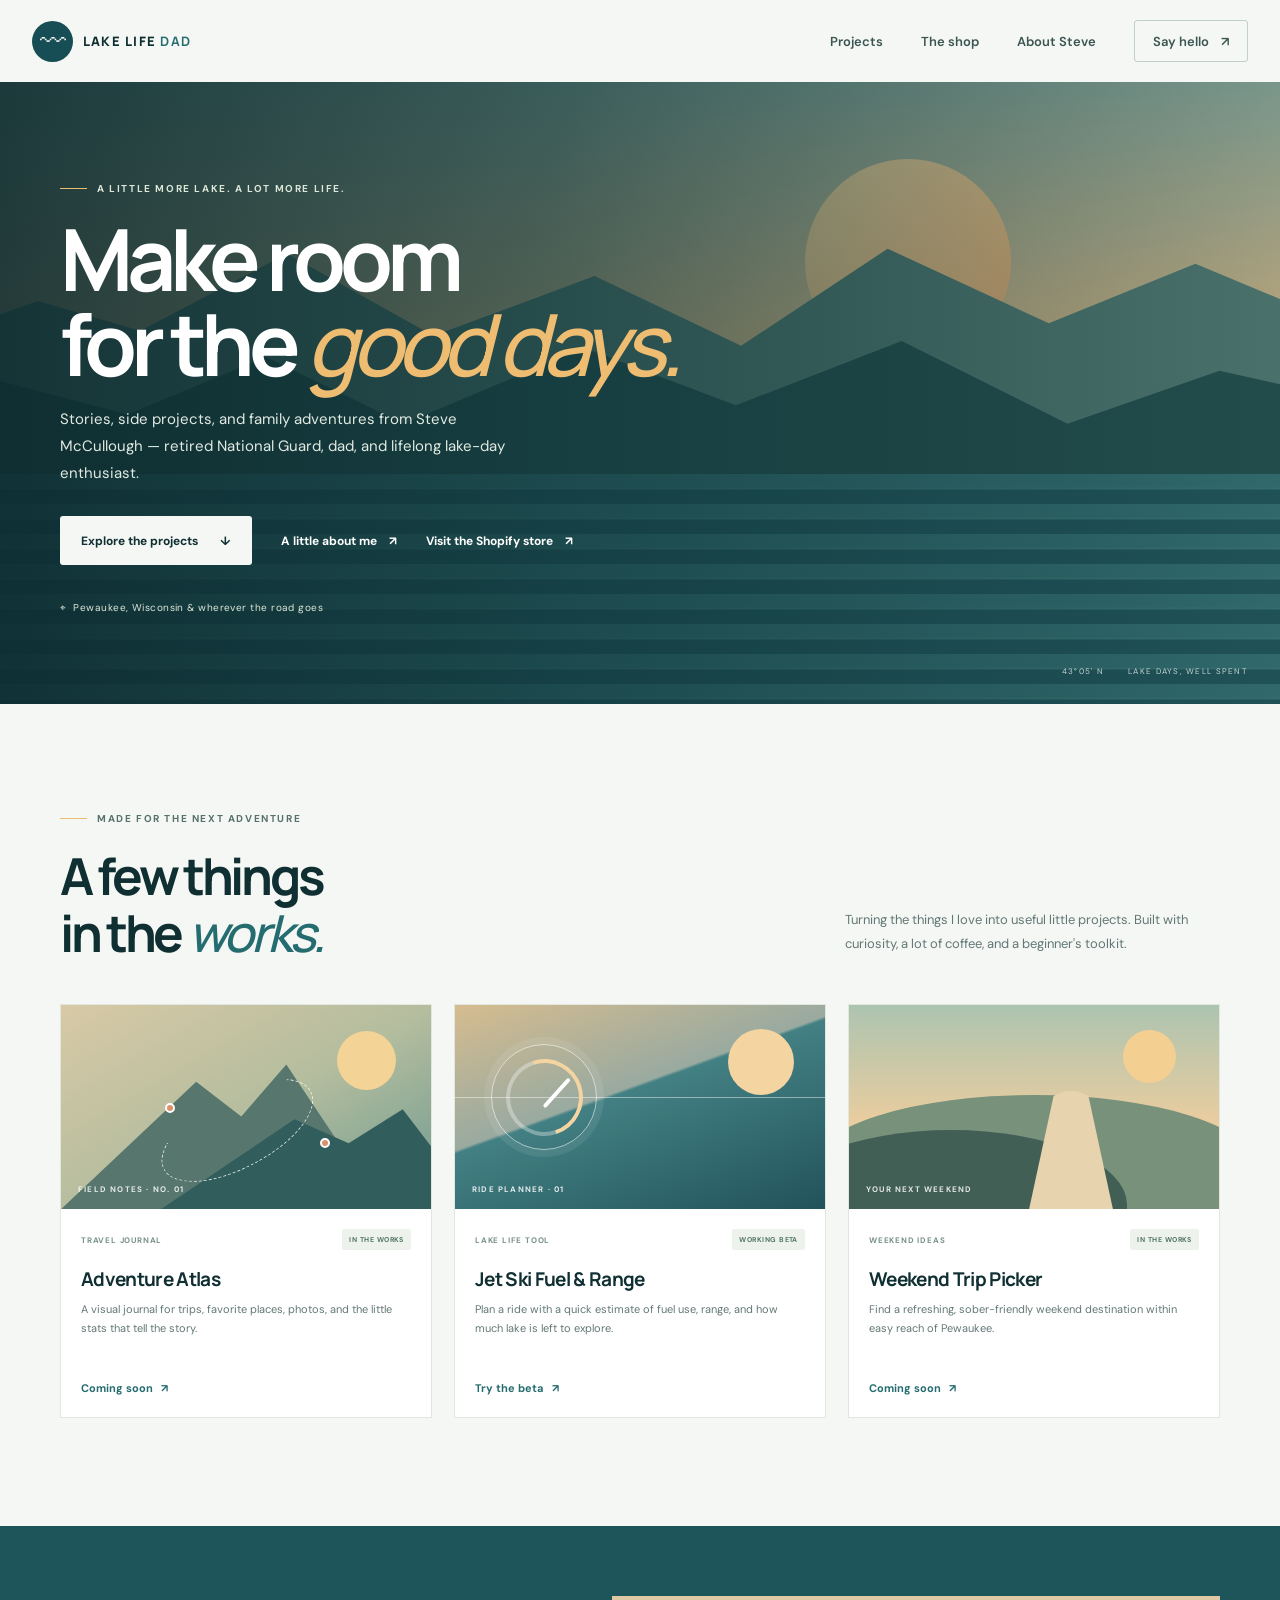
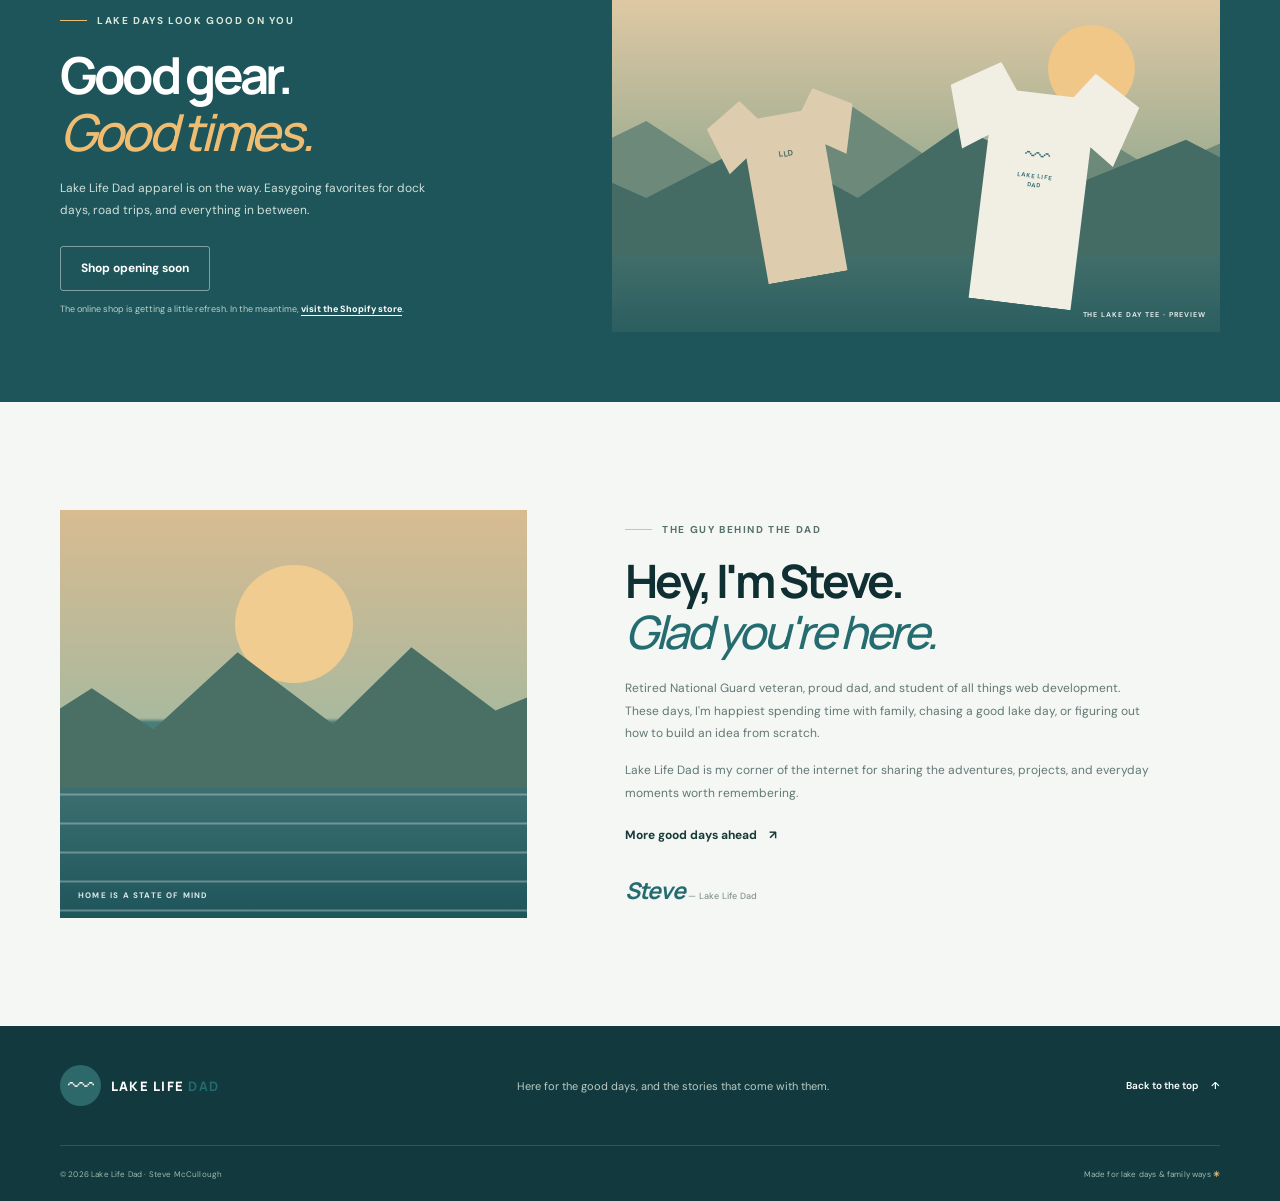
<file: index.html>
<!doctype html>
<html lang="en">
<head>
  <meta charset="utf-8">
  <meta name="viewport" content="width=device-width, initial-scale=1">
  <meta name="theme-color" content="#f4f7f3">
  <meta name="description" content="Lake Life Dad is Steve McCullough's home for lake days, family adventures, travel stories, and useful projects.">
  <title>Lake Life Dad | Make room for the good days</title>
  <link rel="stylesheet" href="css/styles.css">
  <script src="js/main.js" defer></script>
</head>
<body>
  <a class="skip-link" href="#main">Skip to content</a>
  <header class="site-header">
    <div class="header-inner">
      <a class="brand" href="#home" aria-label="Lake Life Dad home"><span class="brand-mark" aria-hidden="true">〰</span><span class="brand-name">LAKE LIFE <b>DAD</b></span></a>
      <button class="menu-toggle" type="button" aria-expanded="false" aria-controls="primary-navigation" aria-label="Open navigation menu"><span></span><span></span></button>
      <nav class="primary-navigation" id="primary-navigation" aria-label="Main navigation">
        <a href="#projects">Projects</a><a href="#store">The shop</a><a href="#about">About Steve</a><a class="nav-cta" href="#footer">Say hello <span aria-hidden="true">↗</span></a>
      </nav>
    </div>
  </header>
  <main id="main">
    <section class="hero" id="home" aria-labelledby="hero-title">
      <div class="hero-landscape" aria-hidden="true"><span class="sun"></span><span class="ridge ridge-back"></span><span class="ridge ridge-front"></span><span class="water"></span></div>
      <div class="hero-content page-width">
        <p class="eyebrow"><i></i>A little more lake. A lot more life.</p>
        <h1 id="hero-title">Make room<br>for the <em>good days.</em></h1>
        <p class="hero-copy">Stories, side projects, and family adventures from Steve McCullough — retired National Guard, dad, and lifelong lake-day enthusiast.</p>
        <div class="hero-actions"><a class="button button-light" href="#projects">Explore the projects <span aria-hidden="true">↓</span></a><a class="text-link light-link" href="#about">A little about me <span aria-hidden="true">↗</span></a><a class="text-link light-link" href="https://shop.lakelifedad.com/">Visit the Shopify store <span aria-hidden="true">↗</span></a></div>
        <p class="hero-location">⌖ &nbsp;Pewaukee, Wisconsin &amp; wherever the road goes</p>
      </div>
      <div class="hero-caption" aria-hidden="true">43°05' N <span>LAKE DAYS, WELL SPENT</span></div>
    </section>
    <section class="projects section-space" id="projects" aria-labelledby="projects-title">
      <div class="page-width">
        <div class="section-heading">
          <div><p class="eyebrow dark-eyebrow"><i></i>Made for the next adventure</p><h2 id="projects-title">A few things<br>in the <em>works.</em></h2></div>
          <p class="section-intro">Turning the things I love into useful little projects. Built with curiosity, a lot of coffee, and a beginner's toolkit.</p>
        </div>
        <div class="project-grid">
          <article class="project-card">
            <div class="project-art atlas-art" aria-hidden="true"><span class="art-sun"></span><span class="mountain mountain-one"></span><span class="mountain mountain-two"></span><span class="route"></span><span class="pin pin-one"></span><span class="pin pin-two"></span><span class="art-label">FIELD NOTES · NO. 01</span></div>
            <div class="project-info"><div class="project-meta"><span>TRAVEL JOURNAL</span><span class="status">IN THE WORKS</span></div><h3>Adventure Atlas</h3><p>A visual journal for trips, favorite places, photos, and the little stats that tell the story.</p><span class="coming-link">Coming soon <span aria-hidden="true">↗</span></span></div>
          </article>
          <article class="project-card">
            <div class="project-art fuel-art" aria-hidden="true"><span class="art-sun"></span><span class="fuel-line"></span><span class="gauge"><i></i></span><span class="art-label">RIDE PLANNER · 01</span></div>
            <div class="project-info"><div class="project-meta"><span>LAKE LIFE TOOL</span><span class="status">WORKING BETA</span></div><h3>Jet Ski Fuel &amp; Range</h3><p>Plan a ride with a quick estimate of fuel use, range, and how much lake is left to explore.</p><a class="coming-link" href="projects/jetski-fuel.html">Try the beta <span aria-hidden="true">↗</span></a></div>
          </article>
          <article class="project-card">
            <div class="project-art weekend-art" aria-hidden="true"><span class="weekend-sun"></span><span class="hill hill-one"></span><span class="hill hill-two"></span><span class="path"></span><span class="art-label">YOUR NEXT WEEKEND</span></div>
            <div class="project-info"><div class="project-meta"><span>WEEKEND IDEAS</span><span class="status">IN THE WORKS</span></div><h3>Weekend Trip Picker</h3><p>Find a refreshing, sober-friendly weekend destination within easy reach of Pewaukee.</p><span class="coming-link">Coming soon <span aria-hidden="true">↗</span></span></div>
          </article>
        </div>
      </div>
    </section>
    <section class="shop-section" id="store" aria-labelledby="shop-title">
      <div class="page-width shop-inner">
        <div class="shop-copy"><p class="eyebrow"><i></i>Lake days look good on you</p><h2 id="shop-title">Good gear.<br><em>Good times.</em></h2><p>Lake Life Dad apparel is on the way. Easygoing favorites for dock days, road trips, and everything in between.</p><span class="button button-outline" aria-disabled="true">Shop opening soon</span><p class="shop-note">The online shop is getting a little refresh. In the meantime, <a href="https://shop.lakelifedad.com/">visit the Shopify store</a>.</p></div>
        <div class="apparel-display" aria-label="Lake Life Dad apparel preview"><span class="apparel-sun"></span><div class="shirt shirt-back" aria-hidden="true"><span>LLD</span></div><div class="shirt shirt-front" aria-hidden="true"><span class="shirt-mark">〰<small>LAKE LIFE<br>DAD</small></span></div><span class="apparel-caption">THE LAKE DAY TEE · PREVIEW</span></div>
      </div>
    </section>
    <section class="about-section section-space" id="about" aria-labelledby="about-title">
      <div class="page-width about-inner">
        <div class="about-art" aria-hidden="true"><span class="about-sun"></span><span class="about-hills"></span><span class="about-water"></span><span class="about-caption">HOME IS A STATE OF MIND</span></div>
        <div class="about-copy"><p class="eyebrow dark-eyebrow"><i></i>The guy behind the dad</p><h2 id="about-title">Hey, I'm Steve.<br><em>Glad you're here.</em></h2><p>Retired National Guard veteran, proud dad, and student of all things web development. These days, I'm happiest spending time with family, chasing a good lake day, or figuring out how to build an idea from scratch.</p><p>Lake Life Dad is my corner of the internet for sharing the adventures, projects, and everyday moments worth remembering.</p><a class="text-link dark-link" href="#footer">More good days ahead <span aria-hidden="true">↗</span></a><div class="signoff">Steve <span>— Lake Life Dad</span></div></div>
      </div>
    </section>
  </main>
  <footer class="site-footer" id="footer">
    <div class="page-width footer-main"><a class="brand footer-brand" href="#home" aria-label="Lake Life Dad home"><span class="brand-mark" aria-hidden="true">〰</span><span class="brand-name">LAKE LIFE <b>DAD</b></span></a><p>Here for the good days, and the stories that come with them.</p><a class="back-top" href="#home">Back to the top <span aria-hidden="true">↑</span></a></div>
    <div class="page-width footer-bottom"><span>© <span id="current-year">2026</span> Lake Life Dad · Steve McCullough</span><span>Made for lake days &amp; family ways <b aria-hidden="true">✳</b></span></div>
  </footer>
</body>
</html>
</file>
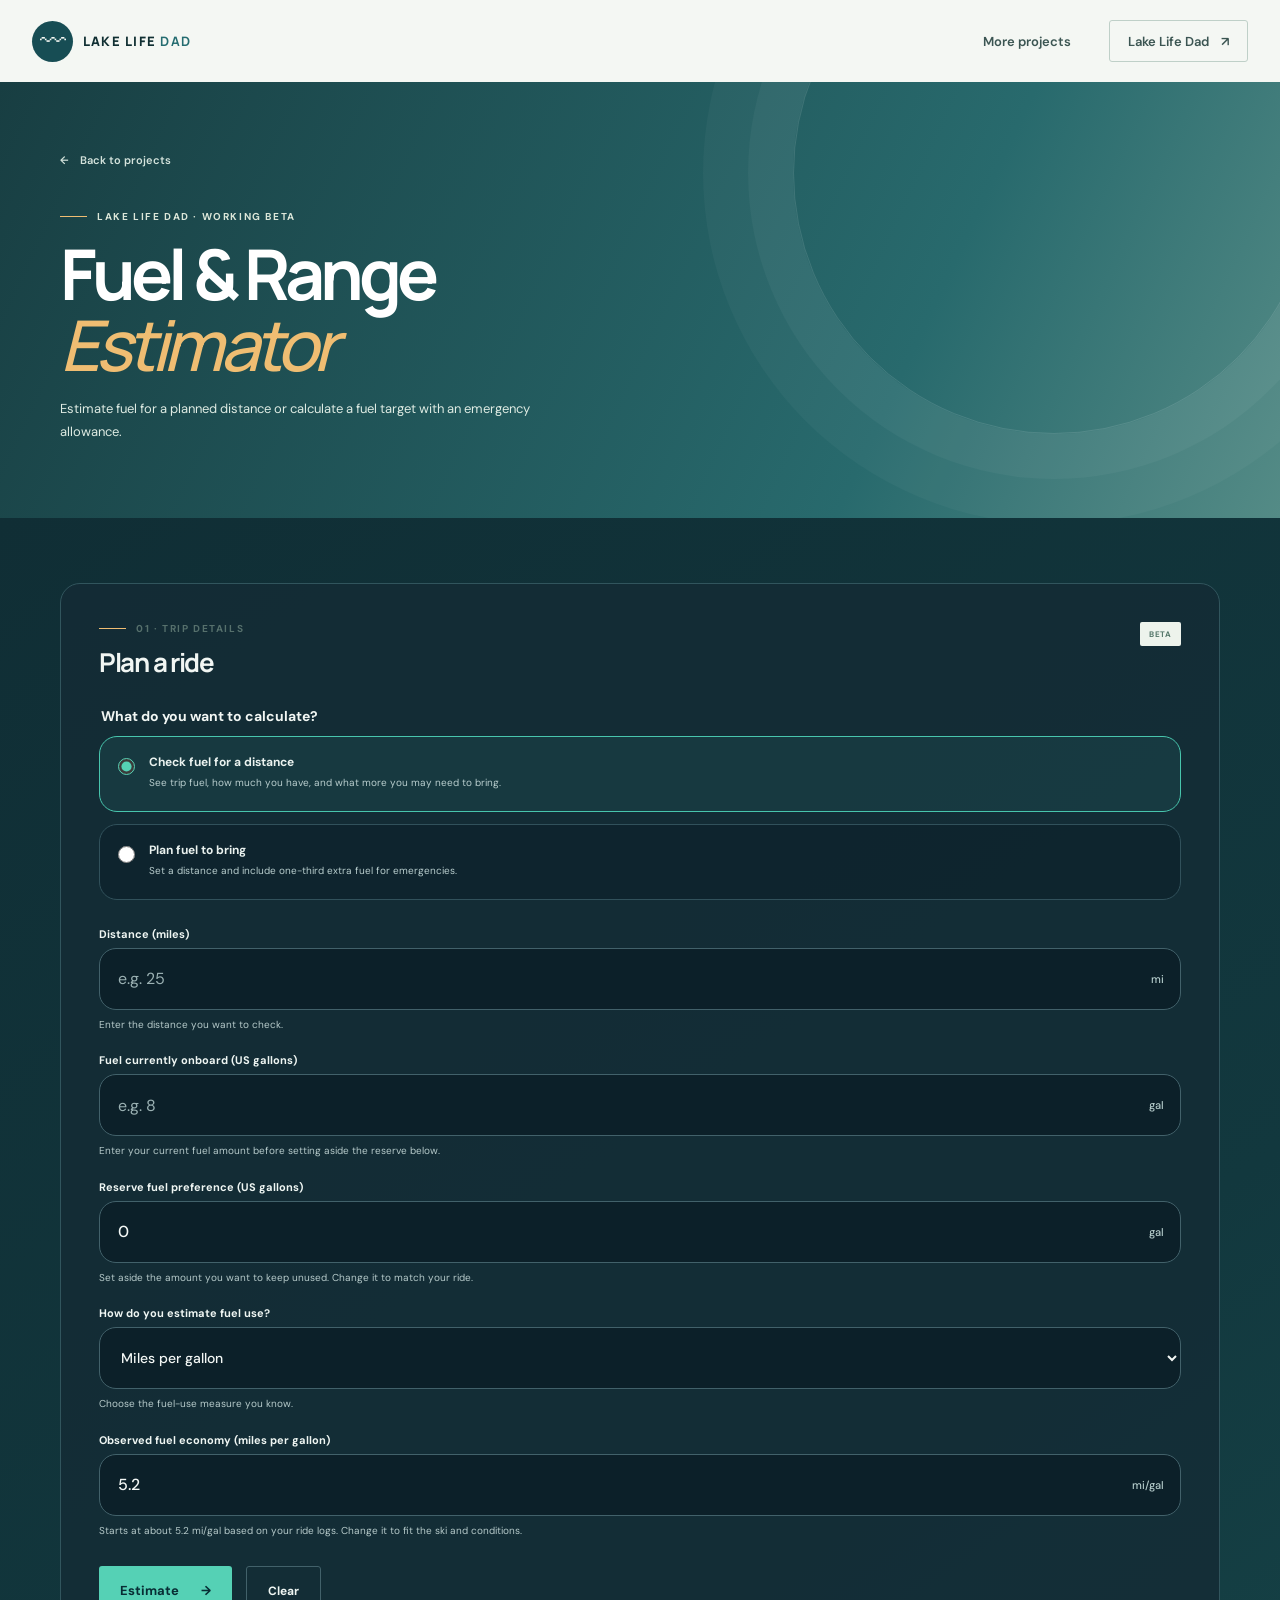
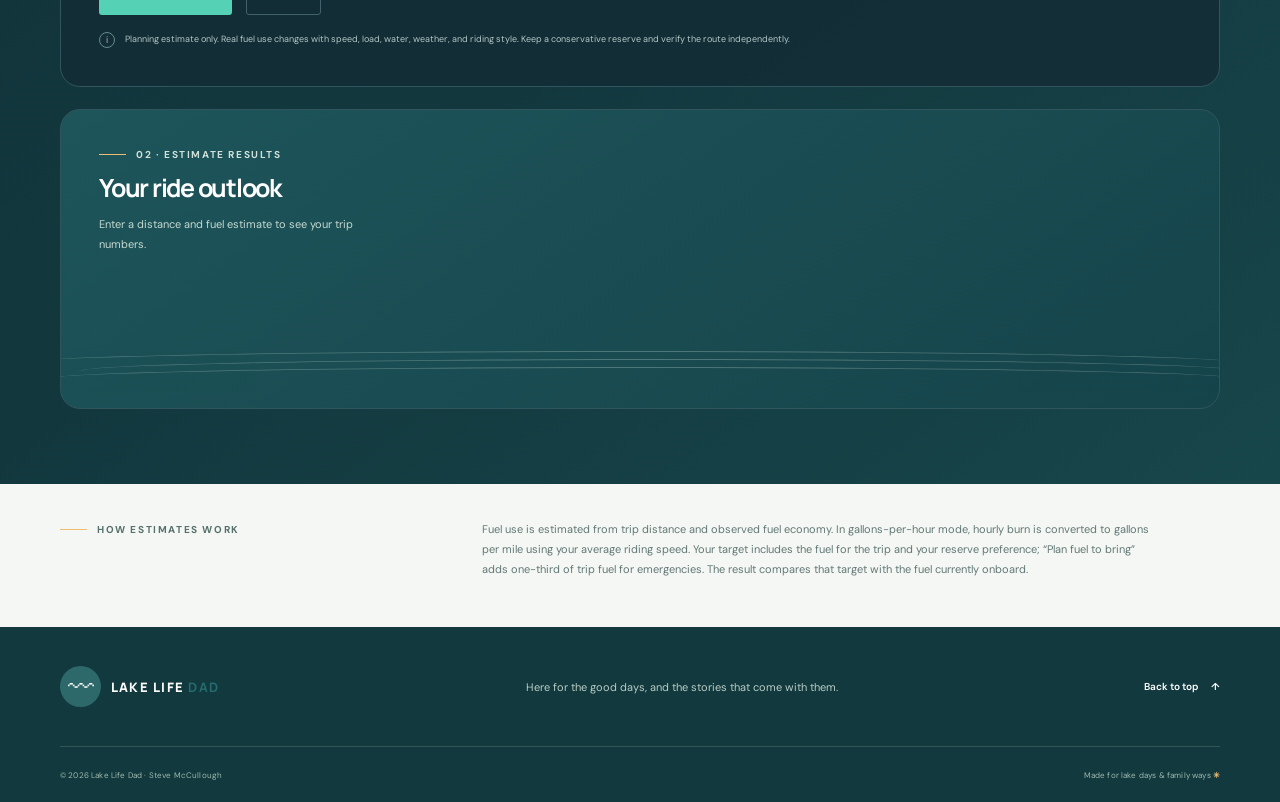
<file: projects/jetski-fuel.html>
<!doctype html>
<html lang="en">
<head>
  <meta charset="utf-8">
  <meta name="viewport" content="width=device-width, initial-scale=1">
  <meta name="theme-color" content="#f4f7f3">
  <meta name="description" content="Estimate jet ski fuel use for a planned distance or calculate a fuel target with an emergency allowance.">
  <title>Jet Ski Fuel &amp; Range Calculator | Lake Life Dad</title>
  <link rel="stylesheet" href="../css/styles.css">
  <link rel="stylesheet" href="../css/jetski-fuel.css">
  <script src="../js/jetski-fuel.js" defer></script>
</head>
<body>
  <a class="skip-link" href="#main">Skip to content</a>
  <header class="site-header">
    <div class="header-inner">
      <a class="brand" href="../index.html#home" aria-label="Lake Life Dad home"><span class="brand-mark" aria-hidden="true">〰</span><span class="brand-name">LAKE LIFE <b>DAD</b></span></a>
      <nav class="primary-navigation tool-navigation" aria-label="Main navigation">
        <a href="../index.html#projects">More projects</a>
        <a class="nav-cta" href="../index.html">Lake Life Dad <span aria-hidden="true">↗</span></a>
      </nav>
    </div>
  </header>
  <main id="main">
    <section class="tool-intro">
      <div class="page-width">
        <a class="tool-back" href="../index.html#projects"><span aria-hidden="true">←</span> Back to projects</a>
        <p class="eyebrow"><i></i> Lake Life Dad · Working beta</p>
        <h1>Fuel &amp; Range<br><em>Estimator</em></h1>
        <p>Estimate fuel for a planned distance or calculate a fuel target with an emergency allowance.</p>
      </div>
    </section>
    <section class="calculator-section" aria-labelledby="calculator-title">
      <div class="page-width calculator-layout">
        <div class="calculator-card">
          <div class="calculator-heading">
            <div><p class="eyebrow dark-eyebrow"><i></i> 01 · Trip details</p><h2 id="calculator-title">Plan a ride</h2></div>
            <span class="beta-pill">BETA</span>
          </div>
          <form id="fuel-form">
            <fieldset class="trip-mode-picker">
              <legend>What do you want to calculate?</legend>
              <label class="trip-mode-option">
                <input type="radio" name="trip-mode" value="check" checked>
                <span><strong>Check fuel for a distance</strong><small>See trip fuel, how much you have, and what more you may need to bring.</small></span>
              </label>
              <label class="trip-mode-option">
                <input type="radio" name="trip-mode" value="plan">
                <span><strong>Plan fuel to bring</strong><small>Set a distance and include one-third extra fuel for emergencies.</small></span>
              </label>
            </fieldset>
            <div class="field-grid">
              <label class="field">
                <span>Distance (miles)</span>
                <span class="field-control"><input name="distance" type="number" min="0.1" max="100000" step="0.1" inputmode="decimal" placeholder="e.g. 25" required><span>mi</span></span>
                <small>Enter the distance you want to check.</small>
              </label>
              <label class="field" id="available-field">
                <span>Fuel currently onboard (US gallons)</span>
                <span class="field-control"><input name="available" type="number" min="0.1" max="10000" step="0.1" inputmode="decimal" placeholder="e.g. 8"><span>gal</span></span>
                <small>Enter your current fuel amount before setting aside the reserve below.</small>
              </label>
              <label class="field">
                <span>Reserve fuel preference (US gallons)</span>
                <span class="field-control"><input name="reserve" type="number" min="0" max="10000" step="0.1" inputmode="decimal" value="0" placeholder="e.g. 2" required><span>gal</span></span>
                <small>Set aside the amount you want to keep unused. Change it to match your ride.</small>
              </label>
              <label class="field">
                <span>How do you estimate fuel use?</span>
                <span class="field-control select-control">
                  <select id="calculation-mode" name="economy-mode">
                    <option value="mpg">Miles per gallon</option>
                    <option value="gph">Gallons per hour</option>
                  </select>
                </span>
                <small>Choose the fuel-use measure you know.</small>
              </label>
              <label class="field economy-field" id="mpg-field">
                <span>Observed fuel economy (miles per gallon)</span>
                <span class="field-control"><input name="mpg" type="number" min="0.1" max="1000" step="0.1" inputmode="decimal" value="5.2" required><span>mi/gal</span></span>
                <small>Starts at about 5.2 mi/gal based on your ride logs. Change it to fit the ski and conditions.</small>
              </label>
              <label class="field economy-field" id="gph-field" hidden>
                <span>Fuel burn rate</span>
                <span class="field-control"><input name="burn" type="number" min="0.1" max="1000" step="0.1" inputmode="decimal" placeholder="e.g. 5" disabled required><span>gal/hr</span></span>
                <small>Your typical riding consumption per hour.</small>
              </label>
              <label class="field economy-field" id="speed-field" hidden>
                <span>Average riding speed</span>
                <span class="field-control"><input name="speed" type="number" min="0.1" max="200" step="0.1" inputmode="decimal" placeholder="e.g. 30" disabled required><span>mph</span></span>
                <small>Used to convert hourly burn into fuel per mile.</small>
              </label>
            </div>
            <p class="form-error" id="form-error" role="alert" hidden></p>
            <div class="form-actions"><button class="button calculate-button" type="submit">Estimate <span aria-hidden="true">→</span></button><button class="clear-button" type="reset">Clear</button></div>
          </form>
          <p class="calculator-disclaimer"><span aria-hidden="true">i</span> Planning estimate only. Real fuel use changes with speed, load, water, weather, and riding style. Keep a conservative reserve and verify the route independently.</p>
        </div>
        <section class="results-card" aria-labelledby="results-title" aria-live="polite" aria-atomic="true">
          <div class="results-heading">
            <div><p class="eyebrow"><i></i> 02 · Estimate results</p><h2 id="results-title">Your ride outlook</h2></div>
            <span class="result-status" id="result-status" hidden></span>
          </div>
          <p class="results-intro">Enter a distance and fuel estimate to see your trip numbers.</p>
          <div class="results-values" hidden>
            <div class="result-primary"><span id="primary-label">Total fuel target</span><strong id="primary-result">—</strong><small id="primary-note"></small></div>
            <div class="result-breakdown">
              <div><span id="secondary-label-one">Trip fuel needed</span><strong id="secondary-result-one">—</strong></div>
              <div><span id="secondary-label-two">Fuel currently onboard</span><strong id="secondary-result-two">—</strong></div>
              <div><span id="secondary-label-three">More fuel to bring</span><strong id="secondary-result-three">—</strong></div>
              <div><span>Reserve set aside</span><strong id="reserve-result">—</strong></div>
              <div><span>Emergency allowance</span><strong id="emergency-result">—</strong></div>
            </div>
            <div class="result-metrics">
              <div><span>Estimated range</span><strong id="range-result">—</strong></div>
              <div><span>Estimated ride time</span><strong id="ride-time-result">—</strong></div>
              <div><span>Fuel economy</span><strong id="economy-result">—</strong></div>
            </div>
            <p class="results-footnote" id="results-footnote"></p>
          </div>
          <div class="result-decoration" aria-hidden="true"><span></span><span></span><span></span></div>
        </section>
      </div>
    </section>
    <section class="how-section">
      <div class="page-width how-inner">
        <p class="eyebrow dark-eyebrow"><i></i> How estimates work</p>
        <p>Fuel use is estimated from trip distance and observed fuel economy. In gallons-per-hour mode, hourly burn is converted to gallons per mile using your average riding speed. Your target includes the fuel for the trip and your reserve preference; “Plan fuel to bring” adds one-third of trip fuel for emergencies. The result compares that target with the fuel currently onboard.</p>
      </div>
    </section>
  </main>
  <footer class="site-footer">
    <div class="page-width footer-main"><a class="brand footer-brand" href="../index.html#home" aria-label="Lake Life Dad home"><span class="brand-mark" aria-hidden="true">〰</span><span class="brand-name">LAKE LIFE <b>DAD</b></span></a><p>Here for the good days, and the stories that come with them.</p><a class="back-top" href="#main">Back to top <span aria-hidden="true">↑</span></a></div>
    <div class="page-width footer-bottom"><span>© <span id="current-year">2026</span> Lake Life Dad · Steve McCullough</span><span>Made for lake days &amp; family ways <b aria-hidden="true">✳</b></span></div>
  </footer>
</body>
</html>
</file>
<file: css/styles.css>
@import url("https://fonts.googleapis.com/css2?family=DM+Sans:wght@400;500;600;700&family=Manrope:wght@500;600;700;800&display=swap");
:root{color-scheme:light;--ink:#173b3a;--deep:#102f32;--muted:#627876;--lake:#246c70;--foam:#f4f7f3;--sun:#efbd72;--white:#fff;--display:"Manrope",Arial,sans-serif;--body:"DM Sans",Arial,sans-serif}
*{box-sizing:border-box}html{scroll-behavior:smooth;scroll-padding-top:85px}body{margin:0;background:var(--foam);color:var(--ink);font-family:var(--body),sans-serif;-webkit-font-smoothing:antialiased}a{color:inherit;text-decoration:none}a:focus-visible,button:focus-visible{outline:3px solid var(--sun);outline-offset:4px}.page-width{width:min(1160px,calc(100% - 64px));margin-inline:auto}.skip-link{position:absolute;z-index:20;top:12px;left:12px;padding:12px 16px;transform:translateY(-160%);background:#fff;color:var(--deep);font-weight:700}.skip-link:focus{transform:translateY(0)}
.site-header{position:relative;z-index:10;height:82px;background:var(--foam)}.header-inner{display:flex;width:min(1320px,calc(100% - 64px));height:100%;align-items:center;justify-content:space-between;margin:auto}.brand{display:inline-flex;align-items:center;gap:10px}.brand-mark{display:grid;width:41px;height:41px;place-items:center;border-radius:50%;background:#174d54;color:var(--foam);font-size:26px}.brand-name{font:800 13px var(--display);letter-spacing:.095em;color:var(--deep)}.brand-name b{color:var(--lake)}.primary-navigation{display:flex;height:100%;align-items:center;gap:38px;color:#3b5552;font-size:13px;font-weight:600}.primary-navigation>a:not(.nav-cta):hover,.back-top:hover{color:var(--lake)}.nav-cta{display:inline-flex;min-height:42px;align-items:center;gap:12px;padding:0 18px;border:1px solid #bfd0c8;border-radius:3px}.nav-cta:hover{background:#e9efea}.menu-toggle{display:none}
.hero{position:relative;display:flex;min-height:622px;overflow:hidden;align-items:center;background:linear-gradient(110deg,#183e42 5%,#24656a 58%,#548b86 100%);color:#fff}.hero-landscape,.hero-content{position:absolute;inset:0}.hero-landscape{overflow:hidden;background:linear-gradient(180deg,#8da89a 0%,#e4ba83 48%,#51817c 49%,#22565c 100%)}.sun{position:absolute;top:77px;right:21%;width:206px;height:206px;border-radius:50%;background:linear-gradient(145deg,#f9d89f,#eaa96b)}.ridge{position:absolute;right:-5%;bottom:37%;left:-3%;height:40%;clip-path:polygon(0 62%,8% 45%,15% 57%,25% 26%,35% 59%,46% 35%,56% 63%,66% 24%,77% 54%,87% 30%,100% 62%,100% 100%,0 100%)}.ridge-back{background:#557b73;transform:translateY(-36px) scaleX(1.06)}.ridge-front{bottom:31%;height:37%;background:#264f4e;clip-path:polygon(0 39%,12% 58%,22% 33%,32% 62%,45% 29%,56% 54%,68% 26%,80% 62%,91% 39%,100% 51%,100% 100%,0 100%)}.water{position:absolute;inset:63% 0 0;background:repeating-linear-gradient(180deg,#367174 0 13px,#3c7777 14px 15px,#22565c 16px 30px)}.hero:after{position:absolute;z-index:1;inset:0;background:linear-gradient(90deg,rgba(12,42,46,.88),rgba(14,52,56,.66) 43%,rgba(16,58,61,.16));content:""}.hero-content{z-index:2;display:flex;height:100%;flex-direction:column;align-items:flex-start;justify-content:center;padding-top:10px}.eyebrow{display:flex;align-items:center;gap:10px;margin:0 0 22px;color:#dce7d9;font-size:10px;font-weight:700;letter-spacing:.16em;text-transform:uppercase}.eyebrow i{display:inline-block;width:27px;height:1px;background:var(--sun)}h1,h2{font-family:var(--display)}.hero h1{margin:0 0 20px;font-size:clamp(53px,6.7vw,88px);font-weight:700;letter-spacing:-.07em;line-height:.99}.hero h1 em,h2 em{color:var(--sun);font-weight:500}.hero-copy{max-width:475px;margin:0 0 29px;color:#e1eae2;font-size:15px;line-height:1.8}.hero-actions{display:flex;align-items:center;gap:29px}.button{display:inline-flex;min-height:49px;align-items:center;justify-content:center;gap:22px;padding:0 20px;border:1px solid transparent;border-radius:3px;font-size:12px;font-weight:700}.button-light{background:var(--foam);color:var(--deep)}.button-light:hover{background:#fff}.text-link{display:inline-flex;align-items:center;gap:12px;font-size:12px;font-weight:700}.light-link{color:#fff}.text-link:hover,.coming-link:hover{text-decoration:underline;text-underline-offset:5px}.hero-location{margin:36px 0 0;color:#dce7d9;font-size:10px;letter-spacing:.045em}.hero-caption{position:absolute;z-index:3;right:32px;bottom:28px;display:flex;gap:24px;color:#ffffffbf;font-size:8px;letter-spacing:.16em}
.section-space{padding-block:108px}.section-heading{display:flex;align-items:flex-end;justify-content:space-between;margin-bottom:43px}.dark-eyebrow{color:#56706c}.section-heading h2,.shop-copy h2,.about-copy h2{margin:0;color:var(--deep);font-size:clamp(36px,4vw,51px);font-weight:700;letter-spacing:-.065em;line-height:1.12}.section-heading h2 em,.about-copy h2 em{color:var(--lake)}.section-intro{max-width:375px;margin:0 0 5px;color:var(--muted);font-size:13px;line-height:1.85}.project-grid{display:grid;grid-template-columns:repeat(3,1fr);gap:22px}.project-card{overflow:hidden;border:1px solid #e1e7df;background:#fff;transition:transform .25s,box-shadow .25s}.project-card:hover{transform:translateY(-5px);box-shadow:0 14px 32px #14373417}.project-art{position:relative;height:204px;overflow:hidden}.atlas-art{background:linear-gradient(150deg,#d8c9a6,#b4bd9e 52%,#6d9990)}.art-sun,.weekend-sun{position:absolute;top:26px;right:35px;width:59px;height:59px;border-radius:50%;background:#f3d396}.mountain{position:absolute;bottom:0;width:87%;height:71%;background:#57766d;clip-path:polygon(0 100%,42% 12%,56% 36%,70% 0,100% 100%)}.mountain-two{right:-13%;width:86%;height:49%;background:#315e5c;clip-path:polygon(0 100%,42% 10%,59% 34%,76% 0,100% 100%)}.route{position:absolute;top:43%;left:25%;width:45%;height:37%;border:1px dashed #ffffffcc;border-color:transparent #ffffffcc #ffffffcc;border-radius:50%;transform:rotate(-28deg)}.pin{position:absolute;z-index:1;width:10px;height:10px;border:2px solid #fff;border-radius:50%;background:#dc906c}.pin-one{top:48%;left:28%}.pin-two{top:65%;left:70%}.art-label{position:absolute;bottom:15px;left:17px;color:#ffffffd9;font-size:8px;font-weight:700;letter-spacing:.15em}.fuel-art{background:linear-gradient(160deg,#d6bc8f 0%,#99aaa0 43%,#438083 44%,#21535a 100%)}.fuel-art .art-sun{top:24px;right:31px;width:66px;height:66px;background:#f4d4a0}.fuel-line{position:absolute;top:45%;width:100%;height:1px;background:#ffffff73}.gauge{position:absolute;top:39px;left:36px;display:grid;width:106px;height:106px;place-items:center;border:1px solid #ffffff91;border-radius:50%;box-shadow:0 0 0 7px #ffffff14}.gauge:before{position:absolute;width:69px;height:69px;border:4px solid #ffffff54;border-top-color:#f4d4a0;border-right-color:#f4d4a0;border-radius:50%;content:"";transform:rotate(27deg)}.gauge i{position:relative;width:4px;height:38px;border-radius:3px;background:#fff;transform:translateY(-9px) rotate(42deg);transform-origin:bottom}.weekend-art{background:linear-gradient(180deg,#acc4b0 0%,#edcd9e 61%,#78917b 62%)}.weekend-sun{top:25px;right:43px;width:53px;height:53px;background:#f3cf92}.hill{position:absolute;right:-10%;bottom:-14%;left:-10%;height:70%;border-radius:50% 50% 0 0;background:#78917b}.hill-two{right:25%;bottom:-34%;left:-20%;height:73%;background:#425f56}.path{position:absolute;right:27%;bottom:-14%;width:26%;height:72%;border-radius:50% 50% 0 0;background:#e7d4af;clip-path:polygon(33% 0,67% 0,100% 100%,0 100%)}.project-info{padding:20px}.project-meta{display:flex;align-items:center;justify-content:space-between;gap:10px;color:#78908b;font-size:8px;font-weight:700;letter-spacing:.1em}.status{padding:6px 7px;border-radius:2px;background:#edf3ec;color:#527568;font-size:7px;letter-spacing:.07em}.project-info h3{margin:16px 0 8px;color:var(--deep);font:700 19px var(--display);letter-spacing:-.035em}.project-info p{min-height:59px;margin:0 0 17px;color:var(--muted);font-size:11px;line-height:1.75}.coming-link{display:inline-flex;align-items:center;gap:8px;color:var(--lake);font-size:11px;font-weight:700}
.shop-section{overflow:hidden;background:#1d555a;color:#fff}.shop-inner{display:grid;min-height:465px;grid-template-columns:.9fr 1.1fr;align-items:center;gap:55px;padding-block:70px}.shop-copy .eyebrow{margin-bottom:19px}.shop-copy h2{margin-bottom:17px;color:#fff}.shop-copy h2 em{color:var(--sun)}.shop-copy>p:not(.eyebrow,.shop-note){max-width:395px;margin:0 0 24px;color:#d1e0d9;font-size:12px;line-height:1.85}.button-outline{min-height:45px;border-color:#ffffff70;color:#fff;cursor:default}.shop-note{margin:12px 0 0;color:#b8d0c9;font-size:9px}.apparel-display{position:relative;display:flex;min-height:336px;align-items:flex-end;justify-content:center;overflow:hidden;background:linear-gradient(180deg,#e0c9a4 0%,#9bac91 54%,#577d72 55%,#2b5e60 100%)}.apparel-display:before,.apparel-display:after{position:absolute;right:-10%;bottom:29%;left:-10%;height:47%;background:#6c8979;clip-path:polygon(0 57%,13% 28%,24% 61%,40% 15%,54% 58%,70% 23%,83% 60%,100% 25%,100% 100%,0 100%);content:""}.apparel-display:after{bottom:23%;background:#456c64;clip-path:polygon(0 37%,13% 64%,28% 28%,42% 64%,56% 19%,72% 55%,87% 27%,100% 58%,100% 100%,0 100%)}.apparel-sun{position:absolute;top:29px;right:14%;width:87px;height:87px;border-radius:50%;background:#f0c787}.shirt{position:absolute;z-index:1;top:71px;width:190px;height:238px;clip-path:polygon(25% 0,0 12%,10% 38%,23% 31%,23% 100%,77% 100%,77% 31%,90% 38%,100% 12%,75% 0,65% 11%,35% 11%);box-shadow:0 10px 26px #162d4026}.shirt-back{left:14%;background:#ddcdae;transform:rotate(-10deg) scale(.78)}.shirt-back>span{position:absolute;top:69px;left:50%;color:#536f67;font:800 10px var(--display);letter-spacing:.13em;transform:translateX(-50%)}.shirt-front{right:15%;background:#f1eee3;transform:rotate(7deg)}.shirt-mark{position:absolute;top:72px;left:50%;display:flex;flex-direction:column;align-items:center;color:#397278;font-size:25px;transform:translateX(-50%)}.shirt-mark small{font:700 6px var(--body);letter-spacing:.14em;line-height:1.45;text-align:center}.apparel-caption{position:absolute;z-index:2;right:14px;bottom:13px;color:#ffffffd9;font-size:7px;font-weight:700;letter-spacing:.14em}
.about-inner{display:grid;grid-template-columns:.88fr 1.12fr;align-items:center;gap:98px}.about-art{position:relative;min-height:408px;overflow:hidden;background:linear-gradient(180deg,#d8bb91,#aab99e 51%,#4b7d7a 52%,#1e555b)}.about-sun{position:absolute;top:55px;left:50%;width:118px;height:118px;border-radius:50%;background:#f1cc91;transform:translateX(-50%)}.about-hills{position:absolute;right:-10%;bottom:32%;left:-10%;height:42%;background:#4a7066;clip-path:polygon(0 71%,14% 42%,25% 66%,40% 21%,57% 63%,71% 18%,86% 55%,100% 36%,100% 100%,0 100%)}.about-water{position:absolute;inset:66% 0 0;background:repeating-linear-gradient(180deg,transparent 0 14px,#ffffff4d 15px 16px,transparent 17px 29px)}.about-caption{position:absolute;bottom:18px;left:18px;color:#ffffffdc;font-size:8px;font-weight:700;letter-spacing:.15em}.about-copy .eyebrow{margin-bottom:19px}.about-copy h2{margin:0 0 19px;font-size:clamp(35px,3.6vw,47px)}.about-copy>p:not(.eyebrow){max-width:525px;margin:0 0 14px;color:var(--muted);font-size:12px;line-height:1.9}.dark-link{margin-top:8px}.signoff{margin-top:30px;color:var(--lake);font:italic 700 23px var(--display);letter-spacing:-.05em}.signoff span{color:#85958e;font:500 9px var(--body);letter-spacing:.02em}
.site-footer{background:#123a3e;color:#d7e1db}.footer-main{display:flex;min-height:119px;align-items:center;justify-content:space-between;gap:25px}.footer-brand .brand-name{color:#fff}.footer-brand .brand-mark{background:#2d686a}.footer-main>p{margin:0;color:#b9ccc4;font-size:11px}.back-top{display:inline-flex;align-items:center;gap:13px;color:#fff;font-size:10px;font-weight:600}.footer-bottom{display:flex;min-height:56px;align-items:center;justify-content:space-between;gap:20px;border-top:1px solid #ffffff21;color:#9fb8ae;font-size:8px;letter-spacing:.02em}.footer-bottom b{color:var(--sun)}
@media(min-width:1400px){.hero{min-height:690px}}
@media(max-width:900px){.page-width{width:min(100% - 48px,690px)}.header-inner{width:calc(100% - 48px)}.primary-navigation{gap:23px}.hero{min-height:590px}.sun{right:10%}.hero:after{background:linear-gradient(90deg,rgba(12,42,46,.88),rgba(14,52,56,.68) 59%,rgba(16,58,61,.27))}.section-space{padding-block:82px}.project-grid{grid-template-columns:repeat(2,1fr)}.project-card:last-child{grid-column:1/-1}.project-card:last-child .project-art{height:230px}.shop-inner{grid-template-columns:.9fr 1.1fr;gap:25px}.about-inner{gap:50px}.about-art{min-height:365px}}
@media(max-width:640px){html{scroll-padding-top:74px}.page-width,.header-inner{width:calc(100% - 40px)}.site-header{height:70px}.brand-mark{width:37px;height:37px}.brand-name{font-size:12px}.menu-toggle{display:flex;width:42px;height:42px;flex-direction:column;align-items:center;justify-content:center;gap:6px;border:1px solid #cad6ce;border-radius:3px;background:transparent}.menu-toggle span{width:17px;height:1px;background:var(--deep);transition:transform .2s}.menu-toggle[aria-expanded=true] span:first-child{transform:translateY(3.5px) rotate(45deg)}.menu-toggle[aria-expanded=true] span:last-child{transform:translateY(-3.5px) rotate(-45deg)}.primary-navigation{position:absolute;top:70px;right:0;left:0;display:none;height:auto;flex-direction:column;align-items:stretch;gap:0;padding:7px 20px 19px;border-top:1px solid #e2e9e1;background:var(--foam);box-shadow:0 12px 22px #1437341a}.primary-navigation.is-open{display:flex}.primary-navigation>a:not(.nav-cta){padding:14px 4px;border-bottom:1px solid #e2e9e1}.nav-cta{justify-content:space-between;margin-top:14px}.hero{min-height:650px;align-items:flex-end}.hero-landscape{background:linear-gradient(180deg,#94a999 0%,#d8b682 43%,#4a7b78 44%,#1c5056 100%)}.sun{top:90px;right:14%;width:158px;height:158px}.ridge{bottom:39%}.ridge-front{bottom:33%}.hero:after{background:linear-gradient(180deg,#0c2a461f 0%,#0e34385e 41%,#0c2a46e8 72%,#0c2a46ed 100%)}.hero-content{justify-content:flex-end;padding-bottom:80px}.eyebrow{margin-bottom:16px;font-size:9px;letter-spacing:.12em}.hero h1{font-size:clamp(51px,13vw,72px)}.hero-copy{max-width:390px;margin-bottom:23px;font-size:13px;line-height:1.7}.hero-actions{flex-wrap:wrap;gap:16px 22px}.button{min-height:46px}.hero-location{margin-top:27px;font-size:9px}.hero-caption{right:20px;bottom:17px;gap:12px;font-size:7px}.section-space{padding-block:70px}.section-heading{display:block;margin-bottom:29px}.section-heading h2,.shop-copy h2{font-size:42px}.section-intro{max-width:420px;margin-top:17px;font-size:12px}.project-grid{grid-template-columns:1fr;gap:16px}.project-card:last-child{grid-column:auto}.project-card:last-child .project-art,.project-art{height:195px}.project-info{padding:18px}.project-info p{min-height:0}.shop-inner{grid-template-columns:1fr;gap:32px;padding-block:65px}.shop-copy>p:not(.eyebrow,.shop-note){max-width:430px}.apparel-display{min-height:300px}.shirt{top:58px;width:175px;height:220px}.shirt-back{left:9%}.shirt-front{right:10%}.about-inner{grid-template-columns:1fr;gap:31px}.about-art{min-height:320px}.about-copy h2{font-size:39px}.footer-main{min-height:0;flex-wrap:wrap;padding-block:28px}.footer-main>p{order:1;width:100%;font-size:10px}.footer-bottom{min-height:62px;align-items:flex-start;flex-direction:column;justify-content:center;gap:6px;padding-block:12px}}
@media(prefers-reduced-motion:reduce){*,*::before,*::after{scroll-behavior:auto!important;animation-duration:.01ms!important;animation-iteration-count:1!important;transition-duration:.01ms!important}}
.shop-note a{color:#fff;font-weight:700;text-decoration:underline;text-underline-offset:3px}
</file>
<file: css/jetski-fuel.css>
.tool-navigation {
  justify-content: flex-end;
}

.tool-intro {
  position: relative;
  overflow: hidden;
  padding: 66px 0 74px;
  background: linear-gradient(115deg, #183e42, #286a6d 70%, #548b86);
  color: #fff;
}

.tool-intro::after {
  position: absolute;
  top: -170px;
  right: -35px;
  width: 520px;
  height: 520px;
  border: 1px solid rgb(255 255 255 / 12%);
  border-radius: 50%;
  box-shadow: 0 0 0 45px rgb(255 255 255 / 4%), 0 0 0 90px rgb(255 255 255 / 3%);
  content: "";
}

.tool-intro .page-width {
  position: relative;
  z-index: 1;
}

.tool-back {
  display: inline-block;
  margin-bottom: 43px;
  color: #d4e3dc;
  font-size: 11px;
  font-weight: 600;
}

.tool-back:hover {
  color: #fff;
}

.tool-back span {
  margin-right: 8px;
}

.tool-intro .eyebrow {
  margin-bottom: 15px;
}

.tool-intro h1 {
  margin: 0 0 16px;
  font-size: clamp(45px, 6vw, 70px);
  letter-spacing: -.07em;
  line-height: 1.02;
}

.tool-intro h1 em {
  color: var(--sun);
  font-weight: 500;
}

.tool-intro .page-width > p:last-child {
  max-width: 490px;
  margin: 0;
  color: #deebe3;
  font-size: 13px;
  line-height: 1.8;
}

.calculator-section {
  padding: 65px 0 75px;
  background: linear-gradient(145deg, #102e35, #12383e 62%, #17464a);
}

.calculator-layout {
  display: grid;
  grid-template-columns: 1fr;
  align-items: stretch;
  gap: 22px;
}

.calculator-card,
.results-card {
  min-width: 0;
  padding: 38px;
  border: 1px solid #31555d;
  border-radius: 20px;
  background: rgb(20 43 53 / 82%);
  color: #eff6f3;
}

.calculator-heading {
  display: flex;
  align-items: flex-start;
  justify-content: space-between;
  margin-bottom: 27px;
}

.calculator-heading .eyebrow,
.results-card .eyebrow {
  margin-bottom: 9px;
}

.calculator-heading h2,
.results-card h2 {
  margin: 0;
  color: #f1f6f3;
  font: 700 26px var(--display);
  letter-spacing: -.05em;
}

.trip-mode-picker {
  display: grid;
  gap: 12px;
  margin: 0 0 27px;
  padding: 0;
  border: 0;
}

.trip-mode-picker legend {
  margin-bottom: 11px;
  color: #f2f7f4;
  font-size: 14px;
  font-weight: 700;
}

.trip-mode-option {
  display: flex;
  min-height: 76px;
  align-items: flex-start;
  gap: 14px;
  padding: 17px 18px;
  border: 1px solid #31515b;
  border-radius: 18px;
  background: rgb(10 28 38 / 48%);
  color: #eaf2ef;
  cursor: pointer;
}

.trip-mode-option:has(input:checked) {
  border-color: #48c5ad;
  background: rgb(44 112 109 / 20%);
}

.trip-mode-option input {
  width: 17px;
  height: 17px;
  flex: 0 0 auto;
  margin: 4px 0 0;
  accent-color: #55d1b5;
}

.trip-mode-option > span {
  display: flex;
  flex-direction: column;
  gap: 5px;
}

.trip-mode-option strong {
  font-size: 12px;
}

.trip-mode-option small {
  color: #b9cece;
  font-size: 10px;
  font-weight: 400;
  line-height: 1.6;
}

.mode-picker {
  margin-bottom: 18px;
}

.mode-picker select {
  width: 100%;
  min-height: 45px;
  padding: 0 12px;
  border: 1px solid #ccd9d0;
  border-radius: 3px;
  background: #fff;
  color: var(--deep);
  font: 600 12px var(--body);
}

.mode-picker select:focus-visible {
  outline: 3px solid rgb(36 108 112 / 22%);
  outline-offset: 1px;
}

.beta-pill {
  padding: 7px 9px;
  border-radius: 2px;
  background: #edf3ec;
  color: #527568;
  font-size: 8px;
  font-weight: 700;
  letter-spacing: .1em;
}

.field-grid {
  display: grid;
  grid-template-columns: repeat(2, minmax(0, 1fr));
  gap: 19px 15px;
}

.field {
  display: flex;
  min-width: 0;
  flex-direction: column;
  gap: 7px;
  color: #eff6f3;
  font-size: 11px;
  font-weight: 700;
}

.field-grid {
  grid-template-columns: 1fr;
  gap: 21px;
}

.field[hidden] {
  display: none;
}

.field-control {
  display: flex;
  min-height: 62px;
  align-items: center;
  border: 1px solid #42616a;
  border-radius: 17px;
  background: #0c2029;
}

.field-control:focus-within {
  border-color: #55d1b5;
  box-shadow: 0 0 0 2px rgb(85 209 181 / 14%);
}

.field input {
  width: 100%;
  min-width: 0;
  height: 60px;
  padding: 0 18px;
  border: 0;
  outline: 0;
  background: transparent;
  color: #f3f7f5;
  font: 500 16px var(--body);
}

.field input::placeholder {
  color: #9bb1b3;
  font-weight: 400;
}

.field-control > span {
  padding: 0 16px 0 5px;
  color: #b4cbca;
  font-size: 11px;
  font-weight: 500;
  white-space: nowrap;
}

.select-control select {
  width: 100%;
  min-height: 60px;
  padding: 0 17px;
  border: 0;
  border-radius: inherit;
  outline: 0;
  background: transparent;
  color: #f3f7f5;
  font: 500 14px var(--body);
}

.select-control option {
  background: #102e35;
  color: #f3f7f5;
}

.field small {
  min-height: 14px;
  color: #b6caca;
  font-size: 10px;
  font-weight: 400;
  line-height: 1.55;
}

.calculate-button {
  background: #55d1b5;
  color: #082d34;
  cursor: pointer;
  font: 700 13px var(--body);
}

.form-actions {
  display: flex;
  align-items: center;
  gap: 14px;
  margin-top: 28px;
}

.calculate-button:hover {
  background: #75e0c7;
}

.clear-button {
  min-height: 49px;
  padding: 0 21px;
  border: 1px solid #42616a;
  border-radius: 3px;
  background: transparent;
  color: #eff6f3;
  cursor: pointer;
  font: 700 12px var(--body);
}

.clear-button:hover {
  border-color: #7b9b9d;
  background: rgb(255 255 255 / 5%);
}

.form-error {
  margin: 17px 0 -7px;
  color: #a2382d;
  font-size: 11px;
}

.calculator-disclaimer {
  display: flex;
  align-items: flex-start;
  gap: 10px;
  margin: 17px 0 0;
  color: #b2c7c6;
  font-size: 9px;
  line-height: 1.7;
}

.calculator-disclaimer > span {
  display: grid;
  width: 16px;
  height: 16px;
  flex: 0 0 auto;
  place-items: center;
  border: 1px solid #668c8e;
  border-radius: 50%;
  font-size: 9px;
}

.results-card {
  position: relative;
  display: flex;
  min-height: 300px;
  flex-direction: column;
  overflow: hidden;
  border-color: #31555d;
  background: linear-gradient(145deg, #1d555a 0%, #16444b 100%);
  color: #fff;
}

.results-card .eyebrow {
  color: #d1e1d9;
}

.results-heading {
  display: flex;
  align-items: flex-start;
  justify-content: space-between;
  gap: 16px;
}

.results-card h2 {
  position: relative;
  z-index: 1;
  margin-bottom: 10px;
  color: #fff;
  font-size: 25px;
}

.result-status {
  padding: 8px 10px;
  border: 1px solid rgb(85 209 181 / 46%);
  border-radius: 18px;
  color: #73ddc2;
  font-size: 8px;
  font-weight: 700;
  letter-spacing: .08em;
  text-align: center;
}

.result-status[hidden] {
  display: none;
}

.result-status.status-short {
  border-color: rgb(239 189 114 / 62%);
  color: #f4c57f;
}

.results-intro {
  position: relative;
  z-index: 1;
  max-width: 290px;
  margin: 0;
  color: #c6d9d1;
  font-size: 11px;
  line-height: 1.8;
}

.results-values {
  position: relative;
  z-index: 1;
  margin-top: 26px;
}

.results-values[hidden] {
  display: none;
}

.result-primary {
  display: flex;
  flex-direction: column;
  padding-bottom: 19px;
  border-bottom: 1px solid rgb(255 255 255 / 17%);
}

.result-primary > span,
.result-breakdown > div > span {
  color: #c6d9d1;
  font-size: 10px;
}

.result-primary strong {
  margin: 5px 0 1px;
  color: var(--sun);
  font: 700 clamp(38px, 7vw, 54px) var(--display);
  letter-spacing: -.07em;
  line-height: 1.1;
}

.result-primary small {
  color: #c6d9d1;
  font-size: 9px;
}

.result-breakdown {
  display: grid;
  grid-template-columns: repeat(3, minmax(0, 1fr));
  gap: 15px;
  padding-top: 17px;
}

.result-breakdown > div {
  display: flex;
  min-height: 82px;
  flex-direction: column;
  justify-content: center;
  gap: 6px;
  padding: 13px;
  border: 1px solid rgb(205 230 219 / 15%);
  border-radius: 12px;
  background: rgb(7 33 39 / 23%);
}

.result-breakdown strong {
  overflow-wrap: anywhere;
  color: #fff;
  font: 700 clamp(15px, 2.4vw, 20px) var(--display);
  letter-spacing: -.04em;
}

.result-metrics {
  display: grid;
  grid-template-columns: repeat(3, minmax(0, 1fr));
  gap: 15px;
  margin-top: 13px;
}

.result-metrics > div {
  display: flex;
  min-height: 68px;
  flex-direction: column;
  justify-content: center;
  gap: 6px;
  padding: 12px 13px;
  border: 1px solid rgb(205 230 219 / 11%);
  border-radius: 12px;
  background: rgb(7 33 39 / 15%);
}

.result-metrics span {
  color: #c6d9d1;
  font-size: 10px;
}

.result-metrics strong {
  overflow-wrap: anywhere;
  color: #fff;
  font: 700 clamp(13px, 2vw, 17px) var(--display);
  letter-spacing: -.035em;
}

.results-footnote {
  margin: 16px 0 0;
  color: #c6d9d1;
  font-size: 9px;
  line-height: 1.6;
}

.result-decoration {
  position: absolute;
  right: -20px;
  bottom: 17px;
  left: -15px;
  height: 48px;
  opacity: .3;
}

.result-decoration span {
  position: absolute;
  right: 0;
  bottom: 0;
  left: 0;
  height: 24px;
  border-top: 1px solid #c6d9d1;
  border-radius: 50%;
}

.result-decoration span:nth-child(2) {
  bottom: 8px;
  left: 35px;
}

.result-decoration span:nth-child(3) {
  bottom: 16px;
  left: -25px;
}

.how-section {
  padding: 36px 0 48px;
  background: #f4f7f3;
}

.how-inner {
  display: grid;
  grid-template-columns: .7fr 1.3fr;
  gap: 25px;
  align-items: start;
}

.how-inner .eyebrow {
  margin: 3px 0 0;
}

.how-inner > p:last-child {
  max-width: 680px;
  margin: 0;
  color: var(--muted);
  font-size: 11px;
  line-height: 1.8;
}

@media (max-width: 800px) {
  .results-card {
    min-height: 340px;
  }
}

@media (max-width: 640px) {
  .tool-navigation {
    display: flex;
  }

  .tool-navigation a:first-child {
    display: none;
  }

  .tool-intro {
    padding: 37px 0 50px;
  }

  .tool-back {
    margin-bottom: 34px;
  }

  .calculator-section {
    padding: 35px 0 45px;
  }

  .calculator-card,
  .results-card {
    padding: 22px 18px;
    border-radius: 16px;
  }

  .field-grid {
    gap: 16px 10px;
  }

  .field small {
    font-size: 8px;
  }

  .results-card {
    min-height: 330px;
  }

  .result-breakdown {
    grid-template-columns: repeat(2, minmax(0, 1fr));
    row-gap: 20px;
  }

  .result-breakdown > div:last-child {
    grid-column: 1 / -1;
  }

  .result-metrics {
    grid-template-columns: repeat(2, minmax(0, 1fr));
    row-gap: 10px;
  }

  .result-metrics > div:last-child {
    grid-column: 1 / -1;
  }

  .how-inner {
    grid-template-columns: 1fr;
    gap: 10px;
  }
}

@media (max-width: 380px) {
  .field-grid {
    grid-template-columns: 1fr;
  }
}
</file>
